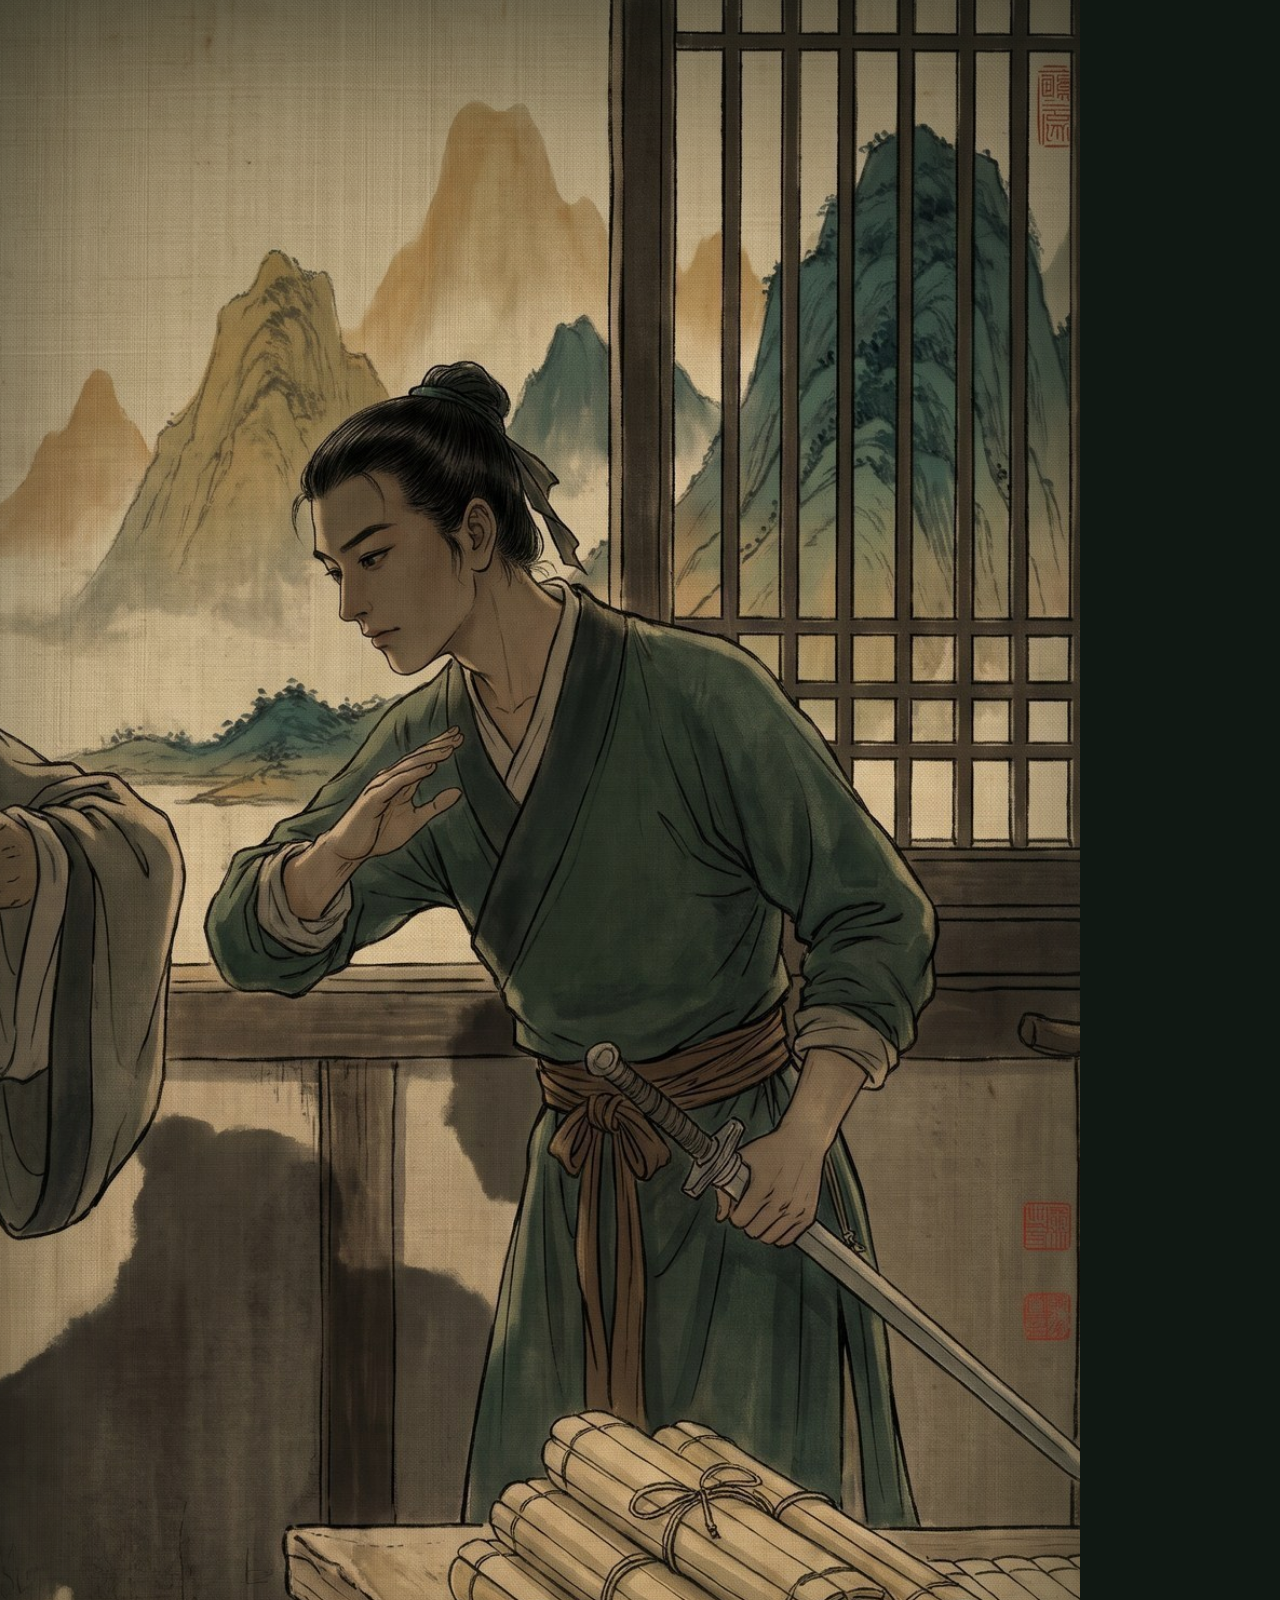
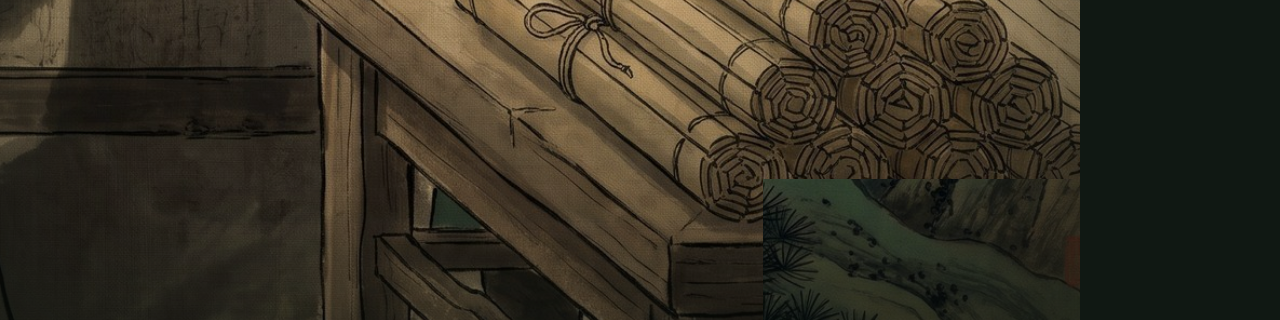
<file: film/index.html>
<!doctype html>
<html lang="zh-Hans">
  <head>
    <meta charset="utf-8" />
    <title>周处除三害 · 30 秒</title>
    <link rel="stylesheet" href="tokens.css" />
    <link rel="stylesheet" href="scene.css" />
  </head>
  <body>
    <div data-composition-id="root" data-width="1080" data-height="1920" data-duration="30">
      <div class="stage">
        <div class="layer layer-scene" id="layer-scene">
          <div class="scene clip" id="shot-S01-1" data-start="0.0000" data-duration="1.1000" data-track-index="100" style="background-image:url(assets/images/S01.jpg)"></div>
          <div class="scene clip" id="shot-S02-1" data-start="0.9000" data-duration="1.5000" data-track-index="101" style="background-image:url(assets/images/S02.jpg)"></div>
          <div class="scene clip" id="shot-S03-1" data-start="2.2000" data-duration="1.1333" data-track-index="102" style="background-image:url(assets/images/S03.jpg)"></div>
          <div class="scene clip" id="shot-S04-1" data-start="3.1333" data-duration="0.9333" data-track-index="103" style="background-image:url(assets/images/S04.jpg)"></div>
          <div class="scene clip" id="shot-S05-1" data-start="3.8667" data-duration="0.4333" data-track-index="104" style="background-image:url(assets/images/S05.jpg)"></div>
          <div class="scene clip" id="shot-S05-2" data-start="4.1000" data-duration="1.3000" data-track-index="105" style="background-image:url(assets/images/S05.jpg)"></div>
          <div class="scene clip" id="shot-S05-3" data-start="5.2000" data-duration="2.4333" data-track-index="106" style="background-image:url(assets/images/S05.jpg)"></div>
          <div class="scene clip" id="shot-S06-1" data-start="7.4333" data-duration="0.9333" data-track-index="107" style="background-image:url(assets/images/S06.jpg)"></div>
          <div class="scene clip" id="shot-S07-1" data-start="8.1667" data-duration="1.3000" data-track-index="108" style="background-image:url(assets/images/S07.jpg)"></div>
          <div class="scene clip" id="shot-S08-1" data-start="9.2667" data-duration="1.5000" data-track-index="109" style="background-image:url(assets/images/S08.jpg)"></div>
          <div class="scene clip" id="shot-S09-1" data-start="10.5667" data-duration="0.4333" data-track-index="110" style="background-image:url(assets/images/S09.jpg)"></div>
          <div class="scene clip" id="shot-S09-2" data-start="10.8000" data-duration="2.4000" data-track-index="111" style="background-image:url(assets/images/S09.jpg)"></div>
          <div class="scene clip" id="shot-S10-1" data-start="13.0000" data-duration="0.4333" data-track-index="112" style="background-image:url(assets/images/S10.jpg)"></div>
          <div class="scene clip" id="shot-S10-2" data-start="13.2333" data-duration="1.6667" data-track-index="113" style="background-image:url(assets/images/S10.jpg)"></div>
          <div class="scene clip" id="shot-S10-3" data-start="14.7000" data-duration="2.5000" data-track-index="114" style="background-image:url(assets/images/S10.jpg)"></div>
          <div class="scene clip" id="shot-S11-1" data-start="17.0000" data-duration="0.4333" data-track-index="115" style="background-image:url(assets/images/S11.jpg)"></div>
          <div class="scene clip" id="shot-S11-2" data-start="17.2333" data-duration="1.5333" data-track-index="116" style="background-image:url(assets/images/S11.jpg)"></div>
          <div class="scene clip" id="shot-S11-3" data-start="18.5667" data-duration="1.1000" data-track-index="117" style="background-image:url(assets/images/S11.jpg)"></div>
          <div class="scene clip" id="shot-S11-4" data-start="19.4667" data-duration="1.3000" data-track-index="118" style="background-image:url(assets/images/S11.jpg)"></div>
          <div class="scene clip" id="shot-S11-5" data-start="20.5667" data-duration="2.1000" data-track-index="119" style="background-image:url(assets/images/S11.jpg)"></div>
          <div class="scene clip" id="shot-S11-6" data-start="22.4667" data-duration="1.2333" data-track-index="120" style="background-image:url(assets/images/S11.jpg)"></div>
          <div class="scene clip" id="shot-S12-1" data-start="23.5000" data-duration="0.4333" data-track-index="121" style="background-image:url(assets/images/S12.jpg)"></div>
          <div class="scene clip" id="shot-S12-2" data-start="23.7333" data-duration="1.3333" data-track-index="122" style="background-image:url(assets/images/S12.jpg)"></div>
          <div class="scene clip" id="shot-S12-3" data-start="24.8667" data-duration="2.5000" data-track-index="123" style="background-image:url(assets/images/S12.jpg)"></div>
          <div class="scene clip" id="shot-S12-4" data-start="27.1667" data-duration="2.5000" data-track-index="124" style="background-image:url(assets/images/S12.jpg)"></div>
          <div class="scene clip" id="shot-S12-5" data-start="29.4667" data-duration="0.5333" data-track-index="125" style="background-image:url(assets/images/S12.jpg)"></div>
          <div class="scene clip" id="insert-S07B" data-start="9.2000" data-duration="0.2667" data-track-index="226" style="background-image:url(assets/images/S07B.jpg)"></div>
          <div class="scene clip" id="insert-S11B" data-start="20.5667" data-duration="2.0000" data-track-index="227" style="background-image:url(assets/images/S11B.jpg)"></div>
        </div>

        <div class="layer layer-ink" id="layer-ink">
          <div class="ink-wash a" id="ink-wash-a" data-layout-allow-overflow></div>
          <div class="ink-wash b" id="ink-wash-b" data-layout-allow-overflow></div>
          <div class="mist m1" id="mist-m1" data-layout-allow-overflow></div>
          <div class="mist m2" id="mist-m2" data-layout-allow-overflow></div>
          <div class="rain" id="rain-lines" data-layout-allow-overflow></div>
          <div class="focus-mask" id="focus-mask"></div>
          <div class="cinnabar-slash" id="cinnabar-slash" data-layout-allow-overflow></div>
          <div class="mote" id="mote-00"></div>
          <div class="mote" id="mote-01"></div>
          <div class="mote" id="mote-02"></div>
          <div class="mote" id="mote-03"></div>
          <div class="mote" id="mote-04"></div>
          <div class="mote" id="mote-05"></div>
          <div class="mote" id="mote-06"></div>
          <div class="mote" id="mote-07"></div>
          <div class="mote" id="mote-08"></div>
          <div class="mote" id="mote-09"></div>
          <div class="mote" id="mote-10"></div>
          <div class="mote" id="mote-11"></div>
          <div class="mote" id="mote-12"></div>
          <div class="mote" id="mote-13"></div>
          <div class="mote" id="mote-14"></div>
          <div class="mote" id="mote-15"></div>
          <div class="mote" id="mote-16"></div>
          <div class="mote" id="mote-17"></div>
          <div class="mote" id="mote-18"></div>
          <div class="mote" id="mote-19"></div>
          <div class="mote" id="mote-20"></div>
          <div class="mote" id="mote-21"></div>
          <div class="mote" id="mote-22"></div>
          <div class="mote" id="mote-23"></div>
          <div class="mote" id="mote-24"></div>
          <div class="mote" id="mote-25"></div>
          <div class="mote" id="mote-26"></div>
          <div class="mote" id="mote-27"></div>
        </div>

        <div class="layer layer-label" id="layer-label">
          <div class="hook-title" id="hook-title">三害，最凶的是人。</div>
          <div class="hook-rule" id="hook-rule"></div>
          <div class="annotation" id="annotation-S02">邅迹虎｜跛脚虎</div>
          <div class="chapter-seal" id="seal-S04">周处</div>
          <div class="big-kanji" id="big-kanji-S08">三日三夜</div>
          <div class="annotation" id="annotation-S11">清河｜陆云</div>
          <div class="chapter-seal" id="seal-S12">自新</div>
          <div class="final-line" id="final-line-S12">终为忠臣孝子</div>
        </div>

        <div class="layer layer-caption" id="layer-caption">
          <div class="caption clip" id="caption-01" data-start="0.2333" data-duration="0.9333" data-track-index="80">义兴三害：</div>
          <div class="caption clip" id="caption-02" data-start="1.2333" data-duration="1.2333" data-track-index="81">山中邅迹虎，</div>
          <div class="caption clip" id="caption-03" data-start="2.5333" data-duration="0.8667" data-track-index="82">水中恶蛟，</div>
          <div class="caption clip" id="caption-04" data-start="3.4667" data-duration="0.6667" data-track-index="83">还有周处。</div>
          <div class="caption clip" id="caption-05" data-start="4.2000" data-duration="1.0333" data-track-index="84">乡人劝周处</div>
          <div class="caption clip" id="caption-06" data-start="5.3000" data-duration="0.8000" data-track-index="85">除虎斩蛟，</div>
          <div class="caption clip" id="caption-07" data-start="6.1333" data-duration="1.5667" data-track-index="86">暗盼三害只余其一。</div>
          <div class="caption clip" id="caption-08" data-start="7.7667" data-duration="1.7667" data-track-index="87">他刺虎，追蛟数十里，</div>
          <div class="caption clip" id="caption-09" data-start="9.6000" data-duration="1.2667" data-track-index="88">三日三夜未归。</div>
          <div class="caption clip" id="caption-10" data-start="10.9000" data-duration="1.4000" data-track-index="89">乡人以为他死了，</div>
          <div class="caption clip" id="caption-11" data-start="12.3333" data-duration="0.9667" data-track-index="90">竟相庆贺。</div>
          <div class="caption clip" id="caption-12" data-start="13.3333" data-duration="1.4333" data-track-index="91">周处斩蛟归来，</div>
          <div class="caption clip" id="caption-13" data-start="14.8000" data-duration="1.6000" data-track-index="92">才知自己为人所患，</div>
          <div class="caption clip" id="caption-14" data-start="16.4667" data-duration="0.8000" data-track-index="93">决意改过。</div>
          <div class="caption clip" id="caption-15" data-start="17.3333" data-duration="1.2667" data-track-index="94">他寻二陆，</div>
          <div class="caption clip" id="caption-16" data-start="18.6667" data-duration="0.8333" data-track-index="95">只见陆云，</div>
          <div class="caption clip" id="caption-17" data-start="19.5667" data-duration="1.0333" data-track-index="96">忧年已蹉跎。</div>
          <div class="caption clip" id="caption-18" data-start="20.6667" data-duration="1.8667" data-track-index="97">陆云说：人患志之不立，</div>
          <div class="caption clip" id="caption-19" data-start="22.5667" data-duration="1.2000" data-track-index="98">何忧令名不彰！</div>
          <div class="caption clip" id="caption-20" data-start="23.8333" data-duration="1.1000" data-track-index="99">周处遂改励，</div>
          <div class="caption clip" id="caption-21" data-start="24.9667" data-duration="1.6333" data-track-index="100">终为忠臣孝子。</div>
        </div>

        <div class="grain" id="grain"></div>
        <div class="vignette" id="vignette"></div>
      </div>
    </div>

    <script type="application/json" id="scene-data">
{
  "duration_seconds": 30.0,
  "fps": 30,
  "total_frames": 900,
  "scenes": [
    {
      "id": "S01",
      "title": "三害",
      "dom_id": "scene-S01",
      "image_ids": [
        "S01"
      ],
      "start_frame": 0,
      "end_frame_exclusive": 30,
      "clip_start_frame": 0,
      "clip_end_frame_exclusive": 33,
      "transition_sec": 0.2,
      "exit_fade_sec": 0.2,
      "motion": {
        "scale_from": 1.06,
        "scale_to": 1.09,
        "x_from": 0,
        "x_to": 14,
        "y_from": 0,
        "y_to": 0
      },
      "effect_ids": [
        "ink-reveal",
        "hook-title"
      ],
      "annotation": null,
      "annotation_fade_sec": 0.36,
      "overlay_text": "三害，最凶的是人。",
      "inserts": [],
      "track_index": 0
    },
    {
      "id": "S02",
      "title": "邅迹虎",
      "dom_id": "scene-S02",
      "image_ids": [
        "S02"
      ],
      "start_frame": 30,
      "end_frame_exclusive": 69,
      "clip_start_frame": 27,
      "clip_end_frame_exclusive": 72,
      "transition_sec": 0.2,
      "exit_fade_sec": 0.2,
      "motion": {
        "scale_from": 1.08,
        "scale_to": 1.12,
        "x_from": 0,
        "x_to": 0,
        "y_from": 0,
        "y_to": -16
      },
      "effect_ids": [
        "mist-drift",
        "annotation-seal"
      ],
      "annotation": {
        "text": "邅迹虎｜跛脚虎",
        "min_visible_ms": 1200,
        "fade_in_ms": 360
      },
      "annotation_fade_sec": 0.36,
      "overlay_text": null,
      "inserts": [],
      "track_index": 1
    },
    {
      "id": "S03",
      "title": "水中蛟",
      "dom_id": "scene-S03",
      "image_ids": [
        "S03"
      ],
      "start_frame": 69,
      "end_frame_exclusive": 97,
      "clip_start_frame": 66,
      "clip_end_frame_exclusive": 100,
      "transition_sec": 0.2,
      "exit_fade_sec": 0.2,
      "motion": {
        "scale_from": 1.07,
        "scale_to": 1.11,
        "x_from": 20,
        "x_to": -20,
        "y_from": 0,
        "y_to": 0
      },
      "effect_ids": [
        "ink-wave"
      ],
      "annotation": null,
      "annotation_fade_sec": 0.36,
      "overlay_text": null,
      "inserts": [],
      "track_index": 2
    },
    {
      "id": "S04",
      "title": "周处",
      "dom_id": "scene-S04",
      "image_ids": [
        "S04"
      ],
      "start_frame": 97,
      "end_frame_exclusive": 119,
      "clip_start_frame": 94,
      "clip_end_frame_exclusive": 122,
      "transition_sec": 0.2,
      "exit_fade_sec": 0.2,
      "motion": {
        "scale_from": 1.11,
        "scale_to": 1.07,
        "x_from": 0,
        "x_to": 0,
        "y_from": 0,
        "y_to": 0
      },
      "effect_ids": [
        "foreground-parallax",
        "chapter-seal"
      ],
      "annotation": {
        "text": "周处",
        "seal": true,
        "min_visible_ms": 1200,
        "fade_in_ms": 360
      },
      "annotation_fade_sec": 0.36,
      "overlay_text": null,
      "inserts": [],
      "track_index": 3
    },
    {
      "id": "S05",
      "title": "借刀",
      "dom_id": "scene-S05",
      "image_ids": [
        "S05"
      ],
      "start_frame": 119,
      "end_frame_exclusive": 226,
      "clip_start_frame": 116,
      "clip_end_frame_exclusive": 229,
      "transition_sec": 0.2,
      "exit_fade_sec": 0.2,
      "motion": {
        "scale_from": 1.06,
        "scale_to": 1.1,
        "x_from": -18,
        "x_to": 12,
        "y_from": 0,
        "y_to": 0
      },
      "effect_ids": [
        "focus-mask",
        "foreground-parallax"
      ],
      "annotation": null,
      "annotation_fade_sec": 0.36,
      "overlay_text": null,
      "inserts": [],
      "track_index": 4
    },
    {
      "id": "S06",
      "title": "刺虎",
      "dom_id": "scene-S06",
      "image_ids": [
        "S06"
      ],
      "start_frame": 226,
      "end_frame_exclusive": 248,
      "clip_start_frame": 223,
      "clip_end_frame_exclusive": 251,
      "transition_sec": 0.2,
      "exit_fade_sec": 0.2,
      "motion": {
        "scale_from": 1.1,
        "scale_to": 1.13,
        "x_from": 0,
        "x_to": 0,
        "y_from": 14,
        "y_to": -10
      },
      "effect_ids": [
        "cinnabar-slash",
        "ink-splash"
      ],
      "annotation": null,
      "annotation_fade_sec": 0.36,
      "overlay_text": null,
      "inserts": [],
      "track_index": 5
    },
    {
      "id": "S07",
      "title": "追蛟",
      "dom_id": "scene-S07",
      "image_ids": [
        "S07",
        "S07B"
      ],
      "start_frame": 248,
      "end_frame_exclusive": 281,
      "clip_start_frame": 245,
      "clip_end_frame_exclusive": 284,
      "transition_sec": 0.2,
      "exit_fade_sec": 0.2,
      "motion": {
        "scale_from": 1.07,
        "scale_to": 1.12,
        "x_from": 16,
        "x_to": -14,
        "y_from": 0,
        "y_to": 0
      },
      "effect_ids": [
        "rain-lines",
        "water-parallax",
        "insert-cut"
      ],
      "annotation": null,
      "annotation_fade_sec": 0.36,
      "overlay_text": null,
      "inserts": [
        {
          "image_id": "S07B",
          "dom_id": "insert-S07B",
          "start_frame": 279,
          "end_frame_exclusive": 281
        }
      ],
      "track_index": 6
    },
    {
      "id": "S08",
      "title": "三日三夜",
      "dom_id": "scene-S08",
      "image_ids": [
        "S08"
      ],
      "start_frame": 281,
      "end_frame_exclusive": 320,
      "clip_start_frame": 278,
      "clip_end_frame_exclusive": 323,
      "transition_sec": 0.2,
      "exit_fade_sec": 0.2,
      "motion": {
        "scale_from": 1.06,
        "scale_to": 1.1,
        "x_from": 0,
        "x_to": 0,
        "y_from": 0,
        "y_to": 0
      },
      "effect_ids": [
        "ink-transition",
        "big-kanji"
      ],
      "annotation": {
        "text": "三日三夜",
        "big_kanji": true,
        "min_visible_ms": 1200,
        "fade_in_ms": 360
      },
      "annotation_fade_sec": 0.36,
      "overlay_text": null,
      "inserts": [],
      "track_index": 7
    },
    {
      "id": "S09",
      "title": "相庆",
      "dom_id": "scene-S09",
      "image_ids": [
        "S09"
      ],
      "start_frame": 320,
      "end_frame_exclusive": 393,
      "clip_start_frame": 317,
      "clip_end_frame_exclusive": 396,
      "transition_sec": 0.2,
      "exit_fade_sec": 0.2,
      "motion": {
        "scale_from": 1.1,
        "scale_to": 1.06,
        "x_from": 0,
        "x_to": 0,
        "y_from": 0,
        "y_to": 0
      },
      "effect_ids": [
        "music-cut",
        "foreground-parallax"
      ],
      "annotation": null,
      "annotation_fade_sec": 0.36,
      "overlay_text": null,
      "inserts": [],
      "track_index": 8
    },
    {
      "id": "S10",
      "title": "知耻",
      "dom_id": "scene-S10",
      "image_ids": [
        "S10"
      ],
      "start_frame": 393,
      "end_frame_exclusive": 513,
      "clip_start_frame": 390,
      "clip_end_frame_exclusive": 516,
      "transition_sec": 0.2,
      "exit_fade_sec": 0.2,
      "motion": {
        "scale_from": 1.06,
        "scale_to": 1.08,
        "x_from": 12,
        "x_to": -8,
        "y_from": 0,
        "y_to": 0
      },
      "effect_ids": [
        "desaturate",
        "emotional-hold"
      ],
      "annotation": null,
      "annotation_fade_sec": 0.36,
      "overlay_text": null,
      "inserts": [],
      "track_index": 9
    },
    {
      "id": "S11",
      "title": "寻陆云",
      "dom_id": "scene-S11",
      "image_ids": [
        "S11",
        "S11B"
      ],
      "start_frame": 513,
      "end_frame_exclusive": 708,
      "clip_start_frame": 510,
      "clip_end_frame_exclusive": 711,
      "transition_sec": 0.2,
      "exit_fade_sec": 0.2,
      "motion": {
        "scale_from": 1.07,
        "scale_to": 1.09,
        "x_from": 0,
        "x_to": 0,
        "y_from": 10,
        "y_to": -10
      },
      "effect_ids": [
        "cross-dissolve",
        "annotation-seal",
        "foreground-parallax"
      ],
      "annotation": {
        "text": "清河｜陆云",
        "min_visible_ms": 1200,
        "fade_in_ms": 360
      },
      "annotation_fade_sec": 0.36,
      "overlay_text": null,
      "inserts": [
        {
          "image_id": "S11B",
          "dom_id": "insert-S11B",
          "start_frame": 620,
          "end_frame_exclusive": 674
        }
      ],
      "track_index": 10
    },
    {
      "id": "S12",
      "title": "改励",
      "dom_id": "scene-S12",
      "image_ids": [
        "S12"
      ],
      "start_frame": 708,
      "end_frame_exclusive": 900,
      "clip_start_frame": 705,
      "clip_end_frame_exclusive": 900,
      "transition_sec": 0.2,
      "exit_fade_sec": 0.2,
      "motion": {
        "scale_from": 1.06,
        "scale_to": 1.1,
        "x_from": 0,
        "x_to": 18,
        "y_from": 0,
        "y_to": -12
      },
      "effect_ids": [
        "ink-fade",
        "chapter-seal",
        "final-line"
      ],
      "annotation": {
        "text": "自新",
        "seal": true,
        "min_visible_ms": 1200,
        "fade_in_ms": 360
      },
      "annotation_fade_sec": 0.36,
      "overlay_text": "终为忠臣孝子",
      "inserts": [],
      "track_index": 11
    }
  ],
  "captions": [
    {
      "id": "C01",
      "dom_id": "caption-01",
      "start_frame": 7,
      "end_frame_exclusive": 35,
      "text": "义兴三害：",
      "lines": [
        "义兴三害："
      ],
      "line_id": "V1"
    },
    {
      "id": "C02",
      "dom_id": "caption-02",
      "start_frame": 37,
      "end_frame_exclusive": 74,
      "text": "山中邅迹虎，",
      "lines": [
        "山中邅迹虎，"
      ],
      "line_id": "V1"
    },
    {
      "id": "C03",
      "dom_id": "caption-03",
      "start_frame": 76,
      "end_frame_exclusive": 102,
      "text": "水中恶蛟，",
      "lines": [
        "水中恶蛟，"
      ],
      "line_id": "V1"
    },
    {
      "id": "C04",
      "dom_id": "caption-04",
      "start_frame": 104,
      "end_frame_exclusive": 124,
      "text": "还有周处。",
      "lines": [
        "还有周处。"
      ],
      "line_id": "V1"
    },
    {
      "id": "C05",
      "dom_id": "caption-05",
      "start_frame": 126,
      "end_frame_exclusive": 157,
      "text": "乡人劝周处",
      "lines": [
        "乡人劝周处"
      ],
      "line_id": "V2"
    },
    {
      "id": "C06",
      "dom_id": "caption-06",
      "start_frame": 159,
      "end_frame_exclusive": 183,
      "text": "除虎斩蛟，",
      "lines": [
        "除虎斩蛟，"
      ],
      "line_id": "V2"
    },
    {
      "id": "C07",
      "dom_id": "caption-07",
      "start_frame": 184,
      "end_frame_exclusive": 231,
      "text": "暗盼三害只余其一。",
      "lines": [
        "暗盼三害只余其一。"
      ],
      "line_id": "V2"
    },
    {
      "id": "C08",
      "dom_id": "caption-08",
      "start_frame": 233,
      "end_frame_exclusive": 286,
      "text": "他刺虎，追蛟数十里，",
      "lines": [
        "他刺虎，追蛟数十里，"
      ],
      "line_id": "V3"
    },
    {
      "id": "C09",
      "dom_id": "caption-09",
      "start_frame": 288,
      "end_frame_exclusive": 326,
      "text": "三日三夜未归。",
      "lines": [
        "三日三夜未归。"
      ],
      "line_id": "V3"
    },
    {
      "id": "C10",
      "dom_id": "caption-10",
      "start_frame": 327,
      "end_frame_exclusive": 369,
      "text": "乡人以为他死了，",
      "lines": [
        "乡人以为他死了，"
      ],
      "line_id": "V4"
    },
    {
      "id": "C11",
      "dom_id": "caption-11",
      "start_frame": 370,
      "end_frame_exclusive": 399,
      "text": "竟相庆贺。",
      "lines": [
        "竟相庆贺。"
      ],
      "line_id": "V4"
    },
    {
      "id": "C12",
      "dom_id": "caption-12",
      "start_frame": 400,
      "end_frame_exclusive": 443,
      "text": "周处斩蛟归来，",
      "lines": [
        "周处斩蛟归来，"
      ],
      "line_id": "V5"
    },
    {
      "id": "C13",
      "dom_id": "caption-13",
      "start_frame": 444,
      "end_frame_exclusive": 492,
      "text": "才知自己为人所患，",
      "lines": [
        "才知自己为人所患，"
      ],
      "line_id": "V5"
    },
    {
      "id": "C14",
      "dom_id": "caption-14",
      "start_frame": 494,
      "end_frame_exclusive": 518,
      "text": "决意改过。",
      "lines": [
        "决意改过。"
      ],
      "line_id": "V5"
    },
    {
      "id": "C15",
      "dom_id": "caption-15",
      "start_frame": 520,
      "end_frame_exclusive": 558,
      "text": "他寻二陆，",
      "lines": [
        "他寻二陆，"
      ],
      "line_id": "V6"
    },
    {
      "id": "C16",
      "dom_id": "caption-16",
      "start_frame": 560,
      "end_frame_exclusive": 585,
      "text": "只见陆云，",
      "lines": [
        "只见陆云，"
      ],
      "line_id": "V6"
    },
    {
      "id": "C17",
      "dom_id": "caption-17",
      "start_frame": 587,
      "end_frame_exclusive": 618,
      "text": "忧年已蹉跎。",
      "lines": [
        "忧年已蹉跎。"
      ],
      "line_id": "V6"
    },
    {
      "id": "C18",
      "dom_id": "caption-18",
      "start_frame": 620,
      "end_frame_exclusive": 676,
      "text": "陆云说：人患志之不立，",
      "lines": [
        "陆云说：人患志之不立，"
      ],
      "line_id": "V7"
    },
    {
      "id": "C19",
      "dom_id": "caption-19",
      "start_frame": 677,
      "end_frame_exclusive": 713,
      "text": "何忧令名不彰！",
      "lines": [
        "何忧令名不彰！"
      ],
      "line_id": "V7"
    },
    {
      "id": "C20",
      "dom_id": "caption-20",
      "start_frame": 715,
      "end_frame_exclusive": 748,
      "text": "周处遂改励，",
      "lines": [
        "周处遂改励，"
      ],
      "line_id": "V8"
    },
    {
      "id": "C21",
      "dom_id": "caption-21",
      "start_frame": 749,
      "end_frame_exclusive": 798,
      "text": "终为忠臣孝子。",
      "lines": [
        "终为忠臣孝子。"
      ],
      "line_id": "V8"
    }
  ],
  "motes": [
    {
      "dom_id": "mote-00",
      "start_frame": 261,
      "end_frame_exclusive": 272,
      "x0": 398.6,
      "y0": 445.1,
      "x1": 706.3,
      "y1": 1675.1,
      "opacity": 0.384,
      "scale": 0.69
    },
    {
      "dom_id": "mote-01",
      "start_frame": 0,
      "end_frame_exclusive": 15,
      "x0": 742.7,
      "y0": 1670.1,
      "x1": 979.7,
      "y1": 1464.4,
      "opacity": 0.275,
      "scale": 0.95
    },
    {
      "dom_id": "mote-02",
      "start_frame": 408,
      "end_frame_exclusive": 497,
      "x0": 136.6,
      "y0": 1238.5,
      "x1": 1011.1,
      "y1": 1455.9,
      "opacity": 0.471,
      "scale": 1.53
    },
    {
      "dom_id": "mote-03",
      "start_frame": 33,
      "end_frame_exclusive": 47,
      "x0": 832.0,
      "y0": 1287.2,
      "x1": 360.6,
      "y1": 359.0,
      "opacity": 0.383,
      "scale": 1.0
    },
    {
      "dom_id": "mote-04",
      "start_frame": 236,
      "end_frame_exclusive": 246,
      "x0": 572.8,
      "y0": 413.0,
      "x1": 349.7,
      "y1": 1447.4,
      "opacity": 0.589,
      "scale": 0.65
    },
    {
      "dom_id": "mote-05",
      "start_frame": 229,
      "end_frame_exclusive": 236,
      "x0": 871.3,
      "y0": 243.7,
      "x1": 970.7,
      "y1": 582.8,
      "opacity": 0.439,
      "scale": 1.68
    },
    {
      "dom_id": "mote-06",
      "start_frame": 46,
      "end_frame_exclusive": 59,
      "x0": 768.9,
      "y0": 1112.9,
      "x1": 656.2,
      "y1": 896.5,
      "opacity": 0.492,
      "scale": 1.12
    },
    {
      "dom_id": "mote-07",
      "start_frame": 369,
      "end_frame_exclusive": 393,
      "x0": 760.7,
      "y0": 1489.4,
      "x1": 278.2,
      "y1": 1681.2,
      "opacity": 0.399,
      "scale": 0.83
    },
    {
      "dom_id": "mote-08",
      "start_frame": 293,
      "end_frame_exclusive": 315,
      "x0": 498.8,
      "y0": 858.0,
      "x1": 825.6,
      "y1": 1209.3,
      "opacity": 0.341,
      "scale": 1.79
    },
    {
      "dom_id": "mote-09",
      "start_frame": 345,
      "end_frame_exclusive": 367,
      "x0": 476.2,
      "y0": 367.3,
      "x1": 974.5,
      "y1": 1164.7,
      "opacity": 0.557,
      "scale": 0.92
    },
    {
      "dom_id": "mote-10",
      "start_frame": 515,
      "end_frame_exclusive": 609,
      "x0": 368.5,
      "y0": 239.1,
      "x1": 924.9,
      "y1": 1542.6,
      "opacity": 0.45,
      "scale": 0.84
    },
    {
      "dom_id": "mote-11",
      "start_frame": 102,
      "end_frame_exclusive": 111,
      "x0": 790.4,
      "y0": 1235.5,
      "x1": 942.3,
      "y1": 1116.1,
      "opacity": 0.321,
      "scale": 1.35
    },
    {
      "dom_id": "mote-12",
      "start_frame": 262,
      "end_frame_exclusive": 273,
      "x0": 701.3,
      "y0": 1380.8,
      "x1": 878.0,
      "y1": 1142.2,
      "opacity": 0.341,
      "scale": 1.33
    },
    {
      "dom_id": "mote-13",
      "start_frame": 329,
      "end_frame_exclusive": 372,
      "x0": 1067.7,
      "y0": 1159.8,
      "x1": 698.5,
      "y1": 247.1,
      "opacity": 0.569,
      "scale": 1.17
    },
    {
      "dom_id": "mote-14",
      "start_frame": 800,
      "end_frame_exclusive": 900,
      "x0": 1049.5,
      "y0": 813.2,
      "x1": 295.0,
      "y1": 932.7,
      "opacity": 0.462,
      "scale": 1.71
    },
    {
      "dom_id": "mote-15",
      "start_frame": 296,
      "end_frame_exclusive": 319,
      "x0": 193.3,
      "y0": 236.3,
      "x1": 113.2,
      "y1": 408.1,
      "opacity": 0.46,
      "scale": 0.71
    },
    {
      "dom_id": "mote-16",
      "start_frame": 252,
      "end_frame_exclusive": 276,
      "x0": 482.3,
      "y0": 1565.6,
      "x1": 966.9,
      "y1": 1560.9,
      "opacity": 0.198,
      "scale": 1.46
    },
    {
      "dom_id": "mote-17",
      "start_frame": 294,
      "end_frame_exclusive": 320,
      "x0": 605.7,
      "y0": 1065.9,
      "x1": 282.3,
      "y1": 1326.7,
      "opacity": 0.201,
      "scale": 0.97
    },
    {
      "dom_id": "mote-18",
      "start_frame": 105,
      "end_frame_exclusive": 119,
      "x0": 720.1,
      "y0": 811.4,
      "x1": 867.7,
      "y1": 544.9,
      "opacity": 0.426,
      "scale": 1.11
    },
    {
      "dom_id": "mote-19",
      "start_frame": 6,
      "end_frame_exclusive": 29,
      "x0": 942.6,
      "y0": 384.2,
      "x1": 184.0,
      "y1": 630.9,
      "opacity": 0.593,
      "scale": 0.88
    },
    {
      "dom_id": "mote-20",
      "start_frame": 253,
      "end_frame_exclusive": 266,
      "x0": 328.8,
      "y0": 616.3,
      "x1": 593.6,
      "y1": 909.7,
      "opacity": 0.524,
      "scale": 1.36
    },
    {
      "dom_id": "mote-21",
      "start_frame": 34,
      "end_frame_exclusive": 58,
      "x0": 15.4,
      "y0": 676.2,
      "x1": 317.4,
      "y1": 1232.7,
      "opacity": 0.474,
      "scale": 1.09
    },
    {
      "dom_id": "mote-22",
      "start_frame": 253,
      "end_frame_exclusive": 278,
      "x0": 606.4,
      "y0": 1112.6,
      "x1": 247.3,
      "y1": 1322.6,
      "opacity": 0.576,
      "scale": 1.22
    },
    {
      "dom_id": "mote-23",
      "start_frame": 779,
      "end_frame_exclusive": 853,
      "x0": 1017.0,
      "y0": 1155.0,
      "x1": 529.1,
      "y1": 1008.3,
      "opacity": 0.572,
      "scale": 1.78
    },
    {
      "dom_id": "mote-24",
      "start_frame": 562,
      "end_frame_exclusive": 627,
      "x0": 867.1,
      "y0": 913.1,
      "x1": 366.3,
      "y1": 382.7,
      "opacity": 0.559,
      "scale": 1.63
    },
    {
      "dom_id": "mote-25",
      "start_frame": 530,
      "end_frame_exclusive": 615,
      "x0": 27.8,
      "y0": 612.4,
      "x1": 181.7,
      "y1": 1340.5,
      "opacity": 0.575,
      "scale": 0.87
    },
    {
      "dom_id": "mote-26",
      "start_frame": 71,
      "end_frame_exclusive": 86,
      "x0": 745.0,
      "y0": 1668.8,
      "x1": 1076.9,
      "y1": 1470.3,
      "opacity": 0.394,
      "scale": 1.86
    },
    {
      "dom_id": "mote-27",
      "start_frame": 83,
      "end_frame_exclusive": 97,
      "x0": 997.1,
      "y0": 696.5,
      "x1": 940.5,
      "y1": 779.7,
      "opacity": 0.207,
      "scale": 0.75
    }
  ]
}
</script>
    <script>
      window.__timelines = window.__timelines || {};
    </script>
    <script src="https://cdn.jsdelivr.net/npm/gsap@3.14.2/dist/gsap.min.js"></script>
    <script src="scene.js"></script>
  </body>
</html>
</file>
<file: film/tokens.css>
/* 由 scripts/export_tokens.py 从 film/design-tokens.json 自动生成 —— 请勿手改。 */
:root {
  --version: 1.0.0;
  --name: 周处除三害 · 绢本设色;
  --source: handoff/plans/LOOP-001.md §3.1（规划案定死，不可自改）;
  --color-bg-base: #101813;
  --color-bg-surface: #1D2921;
  --color-bg-raised: #2B352B;
  --color-bg-caption: #101813;
  --color-text-primary: #F5E8CC;
  --color-text-secondary: #DFCEAC;
  --color-text-muted: #C7AF80;
  --color-text-inverse: #101813;
  --color-border-strong: #94856D;
  --color-border-subtle: #C7AF80;
  --color-accent-gold: #D4A452;
  --color-accent-cinnabar: #D84A3B;
  --color-semantic-ok: #9BBAA8;
  --color-semantic-warning: #D4A452;
  --color-semantic-error: #F29D91;
  --color-semantic-info: #AFA796;
  --color-focus: #F5E8CC;
  --opacity-caption: 0.92;
  --type-cn-title: Songti SC Black;
  --type-cn-body: Noto Sans CJK SC Bold;
  --type-cn-annotation: Kaiti SC Regular;
  --type-cn-stack: "Noto Sans CJK SC", "Hiragino Sans GB", "Heiti SC", sans-serif;
  --type-title-stack: "Songti SC", "STSong", "Noto Serif CJK SC", serif;
  --type-latin-stack: Georgia, "Noto Sans", Arial, sans-serif;
  --typeScale-annotation-px: 24;
  --typeScale-annotation-ratio: 1.25;
  --typeScale-small-px: 30;
  --typeScale-small-ratio: 1.25;
  --typeScale-body-px: 38;
  --typeScale-body-ratio: 1.25;
  --typeScale-caption-px: 48;
  --typeScale-caption-ratio: 1.25;
  --typeScale-subhead-px: 60;
  --typeScale-subhead-ratio: 1.25;
  --typeScale-title-px: 75;
  --typeScale-title-ratio: 1.25;
  --typeScale-hook-px: 94;
  --typeScale-hook-ratio: 1.25;
  --leading-title: 1.2;
  --leading-body: 1.6;
  --leading-caption: 1.54;
  --leading-compact: 1.3;
  --leading-captionLetterSpacingPx: 1;
  --leading-bodyMaxChineseCharsPerLine: 40;
  --grid-unitPx: 4;
  --grid-spacingPx: [4, 8, 12, 16, 24, 32, 48, 64, 96];
  --grid-labelPaddingPx: 16;
  --grid-captionPaddingPx: 24;
  --grid-blockPaddingPx: 24;
  --grid-chapterPaddingPx: 48;
  --radius-tag: 4px;
  --radius-button: 8px;
  --radius-card: 12px;
  --radius-panel: 16px;
  --radius-pill: 999px;
  --border-normal: 1px solid #94856D;
  --border-active: 2px solid #D4A452;
  --shadow-0: none;
  --shadow-1: 0 2px 6px #00000033;
  --shadow-2: 0 8px 24px #0000003D;
  --shadow-3: 0 16px 36px #00000052;
  --shadow-4: 0 24px 48px #00000066;
  --z-scene: 0;
  --z-ink: 10;
  --z-labels: 20;
  --z-captions: 30;
  --z-toast: 50;
  --z-modal: 60;
  --motion-durationMs-micro: 120;
  --motion-durationMs-switch: 220;
  --motion-durationMs-scene: 420;
  --motion-ease-enter: cubic-bezier(0.22, 1, 0.36, 1);
  --motion-ease-exit: cubic-bezier(0.4, 0, 1, 1);
  --motion-ease-camera: cubic-bezier(0.45, 0, 0.55, 1);
  --motion-camera-scaleFrom: 1.06;
  --motion-camera-scaleTo: 1.13;
  --motion-camera-maxTranslatePx: 28;
  --motion-camera-crossfadeMs: [180, 260];
  --motion-camera-inkRevealMs: 360;
  --motion-camera-maxFlashPerSecond: 2;
  --video-width: 1080;
  --video-height: 1920;
  --video-fps: 30;
  --video-frames: 900;
  --video-durationSeconds: 30.0;
  --video-pixelFormat: yuv420p;
  --video-colorSpace: sRGB;
  --video-codec: h264;
  --video-audioCodec: aac;
  --video-audioSampleRate: 48000;
  --video-audioChannels: 2;
  --video-sourceImageWidth: 1536;
  --video-sourceImageHeight: 2752;
  --audio-voiceLufs: -16;
  --audio-voiceLufsTolerance: 1;
  --audio-bedRmsBelowVoiceDb: 18;
  --audio-bedRmsBelowVoiceDbMin: 12;
  --audio-truePeakDb: -1.5;
  --audio-bgmLufs: -25;
  --audio-headPaddingMs: 220;
  --audio-lineGapMs: 80;
  --audio-voiceMustEndBySeconds: 28.7;
  --audio-musicTailSeconds: 1.3;
  --safe-visibleTextX: [96, 878];
  --safe-captionBox-left: 102;
  --safe-captionBox-right: 202;
  --safe-captionBox-top: 1510;
  --safe-captionBox-bottom: 1640;
  --safe-noCriticalTextTopPx: 180;
  --safe-noCriticalTextBottomPx: 280;
  --caption-fontFamily: Noto Sans CJK SC;
  --caption-fontWeight: 700;
  --caption-fontSizePx: 48;
  --caption-lineHeight: 1.54;
  --caption-letterSpacingPx: 1;
  --caption-maxChineseCharsPerLine: 13;
  --caption-maxLines: 2;
  --caption-minVisibleMs: 650;
  --caption-fadeInMs: 80;
  --caption-paddingX: 24;
  --caption-paddingY: 18;
  --caption-radius: 12px;
  --caption-background: #101813;
  --caption-backgroundOpacity: 0.92;
  --caption-color: #F5E8CC;
  --caption-minContrastRatio: 4.5;
  --annotation-fontFamily: Kaiti SC;
  --annotation-fontSizePx: 30;
  --annotation-boxX: [96, 440];
  --annotation-boxY: [1140, 1310];
  --annotation-minVisibleMs: 1200;
  --annotation-fadeInMs: 360;
  --annotation-sealRadius: 4px;
  --annotation-sealColor: #D84A3B;
  --focus-outlineWidth: 2px;
  --focus-outlineColor: #F5E8CC;
  --focus-outlineOffset: 3px;
  --preview-playerMaxWidthPx: 360;
  --preview-playerAspectRatio: 9 / 16;
  --preview-buttonMinHeightPx: 44;
  --preview-buttonMinWidthPx: 100;
  --preview-containerMaxWidthPx: 1120;
  --preview-contentMaxWidthPx: 960;
  --preview-breakpoints-xl: 1440;
  --preview-breakpoints-lg: 1024;
  --preview-breakpoints-md: 768;
  --preview-breakpoints-sm: 481;
  --preview-breakpoints-xs: 480;
  --preview-gutters-xl: 64;
  --preview-gutters-lg: 48;
  --preview-gutters-md: 32;
  --preview-gutters-sm: 24;
  --preview-gutters-xs: 16;
  --preview-columns-lg: [380, "1fr"];
  --preview-columns-md: [320, "1fr"];
  --preview-iconSizePx: 24;
  --preview-iconStrokeWidthPx: 2;
}
</file>
<file: film/scene.css>
/* 周处除三害 · 30 秒竖屏叙事片 —— 画面层样式
 *
 * 令牌来源：film/tokens.css（由 scripts/export_tokens.py 从 design-tokens.json 生成）
 * 规则：本文件不直写任何 hex 颜色，全部引用 CSS 变量（规划案 §3.1）。
 */

* {
  box-sizing: border-box;
  margin: 0;
  padding: 0;
}

html,
body {
  background: var(--color-bg-base);
  overflow: hidden;
}

[data-composition-id="root"] {
  position: relative;
  width: 1080px;
  height: 1920px;
  overflow: hidden;
  background: var(--color-bg-base);
  font-family: var(--type-cn-stack);
  -webkit-font-smoothing: antialiased;
}

.stage {
  position: absolute;
  inset: 0;
  width: 1080px;
  height: 1920px;
  overflow: hidden;
}

/* ---------- 场景图层 z=0 ---------- */
.layer {
  position: absolute;
  inset: 0;
  width: 1080px;
  height: 1920px;
  pointer-events: none;
}

.layer-scene {
  z-index: var(--z-scene);
}

.layer-ink {
  z-index: var(--z-ink);
}

.layer-label {
  z-index: var(--z-labels);
}

.layer-caption {
  z-index: var(--z-captions);
}

.scene {
  position: absolute;
  inset: 0;
  overflow: hidden;
  background-size: 108% auto;
  background-position: 50% 46%;
  background-repeat: no-repeat;
  transform-origin: 50% 50%;
  will-change: transform, opacity;
}

/* 绢纸颗粒与暗角：统一材质，压住各图之间的色温差 */
.grain {
  position: absolute;
  inset: 0;
  background-image:
    radial-gradient(circle at 50% 42%, rgba(245, 232, 204, 0.05) 0%, rgba(16, 24, 19, 0) 62%),
    radial-gradient(circle at 50% 50%, rgba(16, 24, 19, 0) 58%, rgba(16, 24, 19, 0.5) 100%);
  mix-blend-mode: multiply;
}

.vignette {
  position: absolute;
  inset: 0;
  box-shadow: inset 0 0 170px rgba(16, 24, 19, 0.5);
}

/* ---------- 墨迹 / 水墨特效层 z=10 ---------- */
.ink-wash {
  position: absolute;
  border-radius: 50%;
  opacity: 0;
  filter: blur(46px);
}

.ink-wash.a {
  width: 920px;
  height: 620px;
  left: -140px;
  top: 180px;
  background: radial-gradient(circle, rgba(16, 24, 19, 0.72) 0%, rgba(16, 24, 19, 0) 70%);
}

.ink-wash.b {
  width: 760px;
  height: 900px;
  right: -220px;
  top: 620px;
  background: radial-gradient(circle, rgba(28, 44, 38, 0.66) 0%, rgba(16, 24, 19, 0) 72%);
}

.mist {
  position: absolute;
  height: 320px;
  left: -240px;
  width: 1560px;
  background: linear-gradient(
    90deg,
    rgba(223, 206, 172, 0) 0%,
    rgba(223, 206, 172, 0.2) 38%,
    rgba(223, 206, 172, 0.05) 72%,
    rgba(223, 206, 172, 0) 100%
  );
  filter: blur(28px);
  opacity: 0;
}

.mist.m1 { top: 520px; }
.mist.m2 { top: 1120px; height: 220px; opacity: 0; }

.rain {
  position: absolute;
  inset: 0;
  opacity: 0;
  background-image: repeating-linear-gradient(
    101deg,
    rgba(223, 206, 172, 0.16) 0px,
    rgba(223, 206, 172, 0.16) 1px,
    rgba(16, 24, 19, 0) 1px,
    rgba(16, 24, 19, 0) 9px
  );
}

.mote {
  position: absolute;
  width: 7px;
  height: 7px;
  border-radius: 50%;
  background: rgba(245, 232, 204, 0.5);
  opacity: 0;
}

.cinnabar-slash {
  position: absolute;
  left: -18%;
  top: 42%;
  width: 142%;
  height: 16px;
  background: linear-gradient(
    90deg,
    rgba(216, 74, 59, 0) 0%,
    rgba(216, 74, 59, 0.92) 32%,
    rgba(216, 74, 59, 0.2) 74%,
    rgba(216, 74, 59, 0) 100%
  );
  opacity: 0;
  transform: rotate(-13deg) scaleX(0.2);
  transform-origin: 0% 50%;
}

.focus-mask {
  position: absolute;
  inset: 0;
  opacity: 0;
  background: radial-gradient(
    circle at 34% 46%,
    rgba(16, 24, 19, 0) 0%,
    rgba(16, 24, 19, 0.12) 34%,
    rgba(16, 24, 19, 0.74) 82%
  );
}

/* ---------- 文字层 z=20 ---------- */
.hook-title {
  position: absolute;
  left: 116px;
  top: 236px;
  width: 820px;
  font-family: var(--type-title-stack);
  font-size: 94px;
  font-weight: 900;
  line-height: var(--leading-title);
  color: var(--color-text-primary);
  letter-spacing: 6px;
  opacity: 0;
  text-shadow: 0 6px 26px rgba(16, 24, 19, 0.85);
}

.hook-rule {
  position: absolute;
  left: 116px;
  top: 420px;
  width: 120px;
  height: 2px;
  background: var(--color-accent-gold);
  opacity: 0;
  transform-origin: 0% 50%;
}

.chapter-seal {
  position: absolute;
  left: 116px;
  top: 1146px;
  width: 96px;
  height: 96px;
  border: 4px solid var(--color-accent-cinnabar);
  border-radius: 4px;
  display: flex;
  align-items: center;
  justify-content: center;
  font-family: var(--type-cn-annotation);
  font-size: 40px;
  line-height: 1;
  color: var(--color-text-primary);
  background: var(--color-accent-cinnabar);
  opacity: 0;
}

.annotation {
  position: absolute;
  left: 96px;
  top: 1140px;
  width: 344px;
  padding: 16px;
  border-left: 3px solid var(--color-accent-gold);
  background: rgba(16, 24, 19, 0.66);
  font-family: var(--type-cn-annotation);
  font-size: 30px;
  line-height: 1.3;
  color: var(--color-text-secondary);
  opacity: 0;
}

.big-kanji {
  position: absolute;
  left: 96px;
  top: 700px;
  font-family: var(--type-title-stack);
  font-size: 60px;
  font-weight: 700;
  letter-spacing: 14px;
  color: var(--color-text-primary);
  text-shadow: 0 4px 22px rgba(16, 24, 19, 0.9);
  opacity: 0;
}

.final-line {
  position: absolute;
  left: 96px;
  top: 1180px;
  width: 888px;
  font-family: var(--type-title-stack);
  font-size: 75px;
  font-weight: 900;
  line-height: var(--leading-title);
  letter-spacing: 10px;
  color: var(--color-text-primary);
  text-shadow: 0 6px 26px rgba(16, 24, 19, 0.9);
  opacity: 0;
}

/* ---------- 硬字幕层 z=30 ---------- */
.caption {
  position: absolute;
  left: 102px;
  top: 1510px;
  width: 776px;
  height: 130px;
  display: flex;
  align-items: center;
  justify-content: center;
  padding: 18px 24px;
  border-radius: 12px;
  background: rgba(16, 24, 19, 0.92);
  font-family: var(--type-cn-stack);
  font-weight: 700;
  font-size: 48px;
  line-height: var(--leading-caption);
  letter-spacing: 1px;
  color: var(--color-text-primary);
  text-align: center;
  opacity: 0;
  text-shadow: 0 2px 10px rgba(16, 24, 19, 0.9);
}

@media (prefers-reduced-motion: reduce) {
  .scene img,
  .mote,
  .mist,
  .ink-wash {
    will-change: auto;
  }
}
</file>
